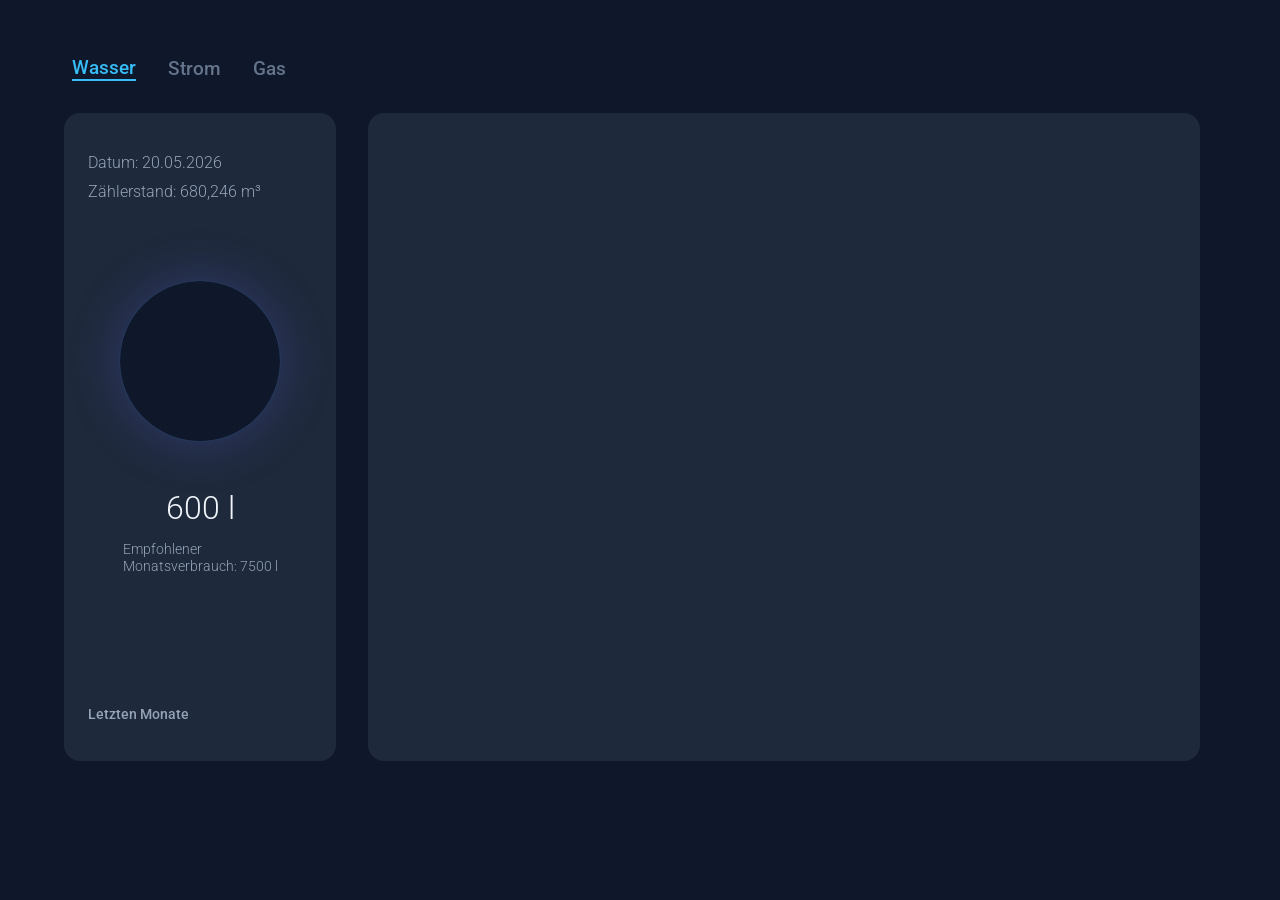
<file: index.html>
<!DOCTYPE html>
<html lang="de">
<head>
    <meta charset="UTF-8" />
    <meta name="viewport" content="width=device-width, initial-scale=1.0" />
    <title>Verbrauchs Dashboard</title>
    <script src="https://d3js.org/d3.v7.min.js"></script>
    <link rel="preconnect" href="https://fonts.googleapis.com">
    <link rel="preconnect" href="https://fonts.gstatic.com" crossorigin>
    <link href="https://fonts.googleapis.com/css2?family=Roboto:wght@300;400;500;700&display=swap" rel="stylesheet">
    <link rel="stylesheet" href="css/water_style.css" />
</head>
<body>
    <header class="header">
        <nav class="tabs">
            <a href="index.html" class="tab-btn active">Wasser</a>
            <a href="public/electricity.html" class="tab-btn">Strom</a>
            <a href="public/gas.html" class="tab-btn">Gas</a>
        </nav>
    </header>


    <main class="layout">
        <section class="left">
            <div class="card">
                <div class="date">
                    <p id="date">Datum: 20.05.2026</p>
                    <p class="counter-reading">Zählerstand: 680,246 m³</p>
                </div>
                <div class = "gauge" id="progress-circle"></div>
                <p id="water-value">600 l</p>
                <p class="subtext">Empfohlener <br> Monatsverbrauch: 7500 l</p>
                <div class="history-section">
                    <h3>Letzten Monate</h3>
                    <div id="history-list"></div>
                </div>
            </div>
        </section>

        <section class="right">
            <div class="card chart-card">
                <svg id="water-chart"></svg>
            </div>
        </section>
    </main>

    <script type="module" src="scripts/water_app.js"></script>
</body>
</html>
</file>
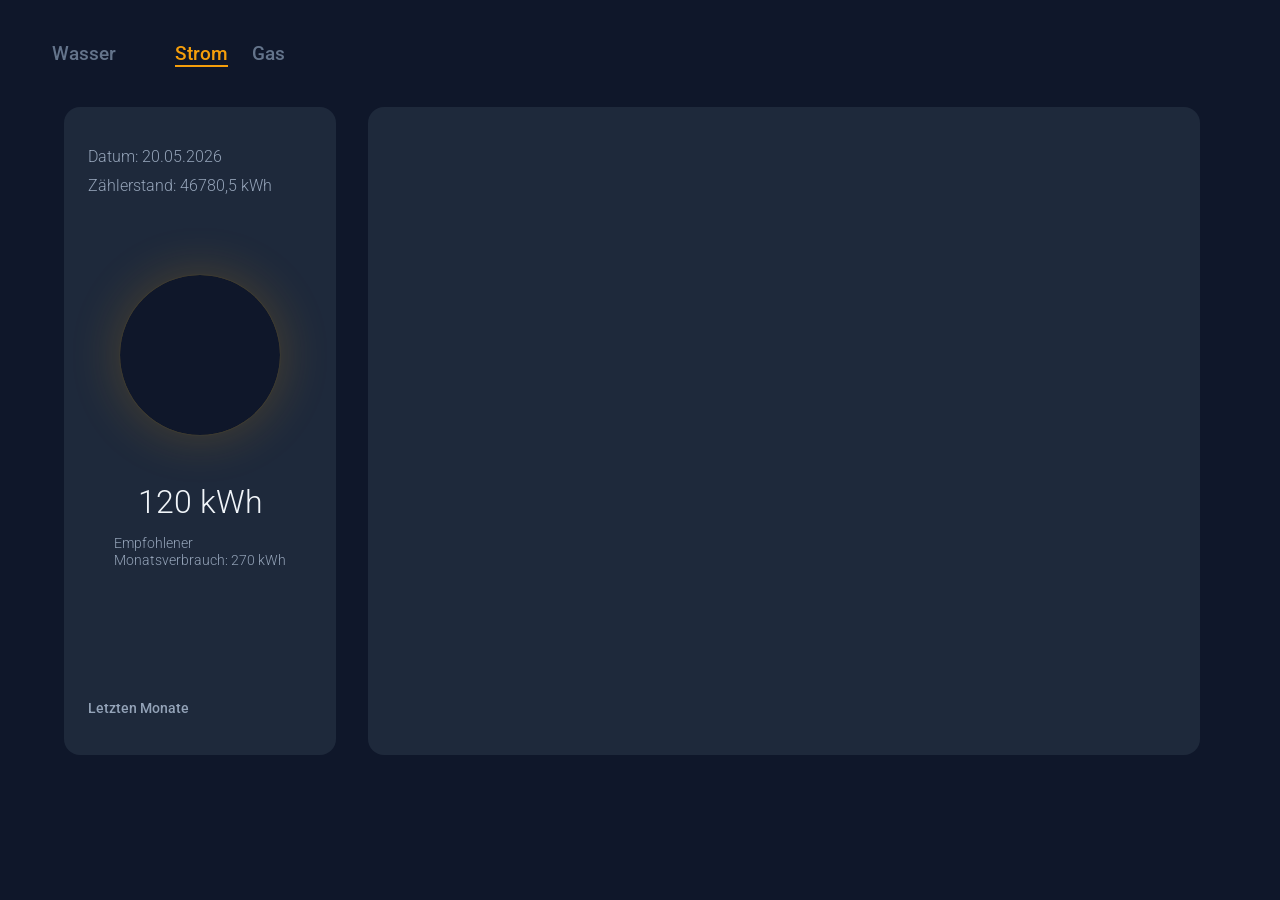
<file: public/electricity.html>
<!DOCTYPE html>
<html lang="de">

<head>
    <meta charset="UTF-8" />
    <meta name="viewport" content="width=device-width, initial-scale=1.0" />
    <title>Verbrauchs Dashboard</title>
    <script src="https://d3js.org/d3.v7.min.js"></script>
    <link rel="preconnect" href="https://fonts.googleapis.com">
    <link rel="preconnect" href="https://fonts.gstatic.com" crossorigin>
    <link href="https://fonts.googleapis.com/css2?family=Roboto:wght@300;400;500;700&display=swap" rel="stylesheet">
    <link rel="stylesheet" href="../css/electricity_style.css" />
</head>

<body>
    <header class="header">
        <nav class="tabs">
            <a href="../index.html" class="tab-btn">Wasser</a>
            <a href="electricity.html"class="tab-btn active">Strom</a>
            <a href="gas.html" class="tab-btn">Gas</a>
        </nav>
    </header>


    <main class="layout">
        <section class="left">
            <div class="card">
                <div class="date">
                    <p id="date">Datum: 20.05.2026</p>
                    <p class="counter-reading">Zählerstand: 46780,5 kWh</p>
                </div>
                <div class = "gauge" id="progress-circle"></div>
                <p id="electricity-value">120 kWh</p>
                <p class="subtext">Empfohlener <br> Monatsverbrauch: 270 kWh</p>
                <div class="history-section">
                    <h3>Letzten Monate</h3>
                    <div id="history-list"></div>
                </div>
            </div>
        </section>

        <section class="right">
            <div class="card chart-card">
                <svg id="electricity-chart"></svg>
            </div>
        </section>
    </main>

    <script type="module" src="../scripts/electricity_app.js"></script>
</body>
</html>
</file>
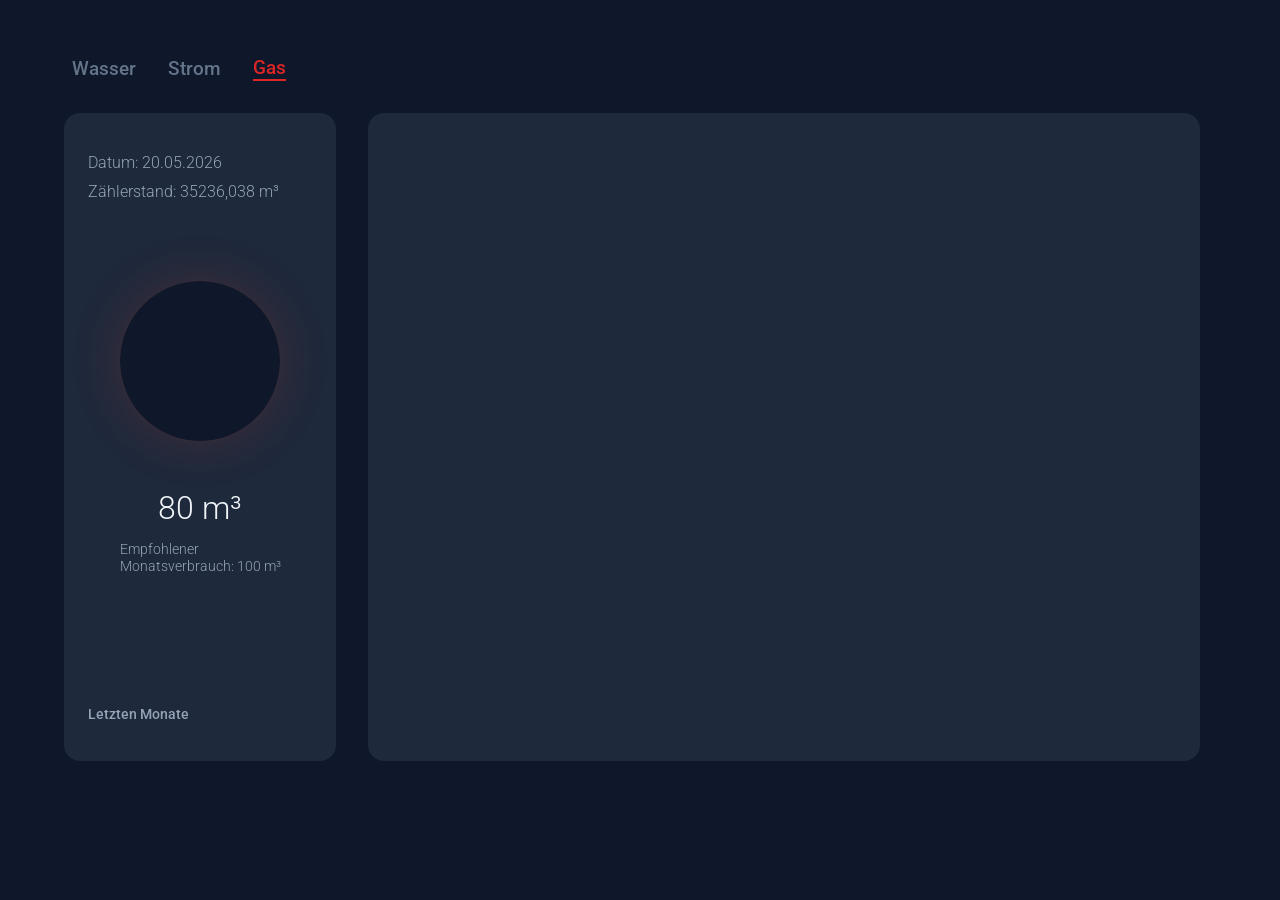
<file: public/gas.html>
<!DOCTYPE html>
<html lang="de">

<head>
    <meta charset="UTF-8" />
    <meta name="viewport" content="width=device-width, initial-scale=1.0" />
    <title>Verbrauchs Dashboard</title>
    <script src="https://d3js.org/d3.v7.min.js"></script>
    <link rel="preconnect" href="https://fonts.googleapis.com">
    <link rel="preconnect" href="https://fonts.gstatic.com" crossorigin>
    <link href="https://fonts.googleapis.com/css2?family=Roboto:wght@300;400;500;700&display=swap" rel="stylesheet">
    <link rel="stylesheet" href="../css/gas_style.css" />
</head>

<body>
    <header class="header">
        <nav class="tabs">
            <a href="../index.html" class="tab-btn">Wasser</a>
            <a href="electricity.html"class="tab-btn">Strom</a>
            <a href="gas.html" class="tab-btn active">Gas</a>
        </nav>
    </header>


    <main class="layout">
        <section class="left">
            <div class="card">
                <div class="date">
                    <p id="date">Datum: 20.05.2026</p>
                    <p class="counter-reading">Zählerstand: 35236,038 m³</p>
                </div>
                <div class = "gauge" id="progress-circle"></div>
                <p id="gas-value">80 m³</p>
                <p class="subtext">Empfohlener <br> Monatsverbrauch: 100 m³</p>
                <div class="history-section">
                    <h3>Letzten Monate</h3>
                    <div id="history-list"></div>
                </div>
            </div>
        </section>

        <section class="right">
            <div class="card chart-card">
                <svg id="gas-chart"></svg>
            </div>
        </section>
    </main>

    <script type="module" src="../scripts/gas_app.js"></script>
</body>
</html>
</file>
<file: css/water_style.css>
body {
    margin: 0;
    padding: 2rem;
    font-family: 'Roboto', sans-serif; /* Hier aktivieren wir Roboto */
    font-weight: 300;                /* Hier aktivieren wir Light 300 global */
    background: #0f172a;
    color: white;
}

header {
    display: flex;
    justify-content: space-between;
    align-items: left;
    margin-left: 2.5rem;
    margin-top: 1.5rem;
}

.tabs {
    display: flex;
    gap: 2rem; /* Erzeugt einen sauberen Abstand von ~24px zwischen den Tabs */
}

.tabs .tab-btn:hover {
    color: #f1f5f9;          /* Text wird fast weiß */
}

.tabs .tab-btn.active {
    color: #38bdf8;          /* Dein typisches Hellblau aus dem Graphen */
    border-bottom: 2px solid #38bdf8; /* Blauer Strich unter dem aktiven Tab */
    padding: 0px 0px;    /* Hier kannst du den Abstand zwischen Text und Strich anpassen */
}

/* Verhindert, dass der aktive Tab beim Hovern flackert oder sich verfärbt */
.tabs .tab-btn.active:hover {
    background-color: transparent;
    color: #38bdf8;
}

.tabs a {
    display: inline-block; /* Sorgt dafür, dass Höhe und Breite wie bei Buttons funktionieren */
    text-decoration: none; /* Entfernt den typischen Link-Unterstrich */
    padding: 10px 20px;    /* Dein gewünschter Abstand im Button */
    color: #64748b;        /* Standard-Farbe für inaktive Tabs */
    transition: color 0.3s, border-color 0.3s;
}

.tabs a.active {
    color: #38bdf8;               /* Dein hellblaues Highlight */
    border-bottom: 2px solid #38bdf8; /* Falls du den aktiven Tab unterstreichst */
}

.tabs .tab-btn {
    display: inline-flex;
    align-items: center;
    justify-content: center;

    background: transparent; 
    border: none;
    
    color: #64748b; 
    font-size: 1.2rem;
    font-weight: 500;
    text-decoration: none;
    cursor: pointer;
    
    transition: all 0.2s ease-in-out;
    padding: 0px 0px; 
}

.layout {
    display: flex;
    flex-direction: row;
    gap: 2rem;
    padding: 2rem;
    align-items: stretch;
}

.left {
    flex: 0 0 17rem;
    flex-shrink: 0;
}

.right {
    flex: 1;
    margin-right: 1rem;
    display: flex;
    flex-direction: column;
}

.card {
    min-height: 72vh;
    height: auto;
    background: #1e293b;
    padding: 1.5rem;
    border-radius: 16px;
    color: white;

    display: flex;
    flex-direction: column;
    align-items: center;
    text-align: center;
    box-sizing: border-box;
}

.chart-card {
    height: 100%;
    width: 100%;
    overflow: hidden; 
    display: flex;
    flex-direction: column;

    --chart-margin-top: 0px;
    --chart-margin-right: 0px;
    --chart-margin-bottom: 0px;
    --chart-margin-left: 0px;
}

#water-chart {
    flex-grow: 1;
    width: 100%;
    height: 0;
    min-height: 0;
    display: block;
}

#water-chart text {
    fill: #94a3b8;
    font-size: 0.6rem;
}

#water-chart .domain {
    display: none;    /* Entfernt die harte Achsenlinie */
}

#water-chart text {
    font-size: 1rem; /* Hier die gewünschte Größe einstellen */
}

.grid line {
    stroke: #94a3b8;
    stroke-width: 0.5px;
    stroke-dasharray: 2, 2;
}

.grid .domain {
    display: none;
}

.history-section {
    width: 100%;
    margin-top: auto;
}

.history-section h3 {
    font-size: 14px;
    color: #94a3b8;
    margin-bottom: 15px;
    font-weight: 500;
    text-align: left;
}

.history-row {
    margin-bottom: 16px;
    width: 100%;
}

.history-data {
    display: flex;
    justify-content: space-between; /* Schiebt Monat nach links, Wert nach rechts */
    font-size: 14px;
    color: #f1f5f9; /* Weißer Text für bessere Lesbarkeit */
    margin-bottom: 6px;
}

.history-month {
    font-weight: 500;
}

.history-value {
    font-weight: bold;
}

.progress-bar-bg {
    width: 100%;
    height: 6px;
    background-color: #334155;
    border-radius: 3px;
    overflow: hidden;
}

.progress-bar-fill {
    height: 100%;
    background: linear-gradient(90deg, #818cf8, #38bdf8);
    border-radius: 3px;
    transition: width 0.5s ease-out;
}

.date {
    font-size: 1rem;
    color: #94a3b8; 
    text-align: left;
}

#date {
    margin-bottom: 0.6rem;
}

.left .card .date,
.right .card h2,
.left .card h2 {
    align-self: flex-start; /* Bricht aus der Zentrierung aus und rutscht nach links */
    text-align: left;       /* Sichert die Linksbündigkeit des Textes */
    width: 100%;            /* Nutzt die volle Breite, damit 'left' auch greift */
}

/* Optional: Ein bisschen Feinschliff für die Abstände */
.left .card h2 {
    margin-top: 0;          /* Verhindert unschönen Platz nach oben */
    margin-bottom: 10px;    /* Abstand zum Kreis darunter */
}

.gauge{
    width: 160px;
    height: 160px;
    margin-top: 4rem;
    margin-bottom: 3rem;
    
    border-radius: 50%;
    background-color:  #0f172a;    /* Innen transparent, damit die Card durchscheint */
    box-shadow: 
        0 0 50px 2px rgba(99, 102, 241, 0.25),
        
        /* 2. Ein intensiverer, schmalerer Kern in Hellblau direkt am Rand */
        0 0 1px 0px rgba(56, 189, 248, 0.4);
    
    display: flex;
    justify-content: center;
    align-items: center;
    box-sizing: border-box;

    padding: 8px;
}

#water-value {
    font-size: 2rem;
    color: #f1f5f9; /* Weißer Text für bessere Lesbarkeit */
    margin-top: 0.0rem;
    margin-bottom: 0.0rem;
}

.subtext {
    font-size: 0.9rem;
    color: #94a3b8; /* Helleres Grau für dunklen Hintergrund */
    text-align: left;
}

.counter-reading {
    margin-top: 0px;
    margin-bottom: 1rem;
}

@media (max-width: 800px) {
    .layout {
        flex-direction: column;
        gap: 1.5rem;
        gap: 1.5rem;
    }

    body {
        margin: 0;
        padding: 0;
    }

    header {
        margin-left: 1.5rem;
    }
    
    main.layout {
        padding: 1rem;
    }

    .left {
        flex: none;
        width: 100%;
        margin-bottom: 0;
    }
    
    .right {
        width: 100%;
        margin-right: 0;
    }

    .chart-card {
        height: 250px; 
        padding: 1rem;
    }
}
</file>
<file: css/electricity_style.css>
body {
    margin: 0;
    padding: 2rem;
    font-family: 'Roboto', sans-serif; /* Hier aktivieren wir Roboto */
    font-weight: 300;                /* Hier aktivieren wir Light 300 global */
    background: #0f172a;
    color: white;
}

.tabs .tab-btn:hover {
    color: #f1f5f9;          /* Text wird fast weiß */
}

.tabs .tab-btn.active {
    color: #f59e0b;          /* Strom-Gelb (Amber) für das aktive Tab-Highlight */
    border-bottom: 2px solid #f59e0b; 
    padding: 0px 0px;    
    margin-left: 2.2rem;
}

/* Verhindert, dass der aktive Tab beim Hovern flackert oder sich verfärbt */
.tabs .tab-btn.active:hover {
    background-color: transparent;
    color: #f59e0b;
}

.tabs a {
    display: inline-block; /* Sorgt dafür, dass Höhe und Breite wie bei Buttons funktionieren */
    text-decoration: none; /* Entfernt den typischen Link-Unterstrich */
    padding: 10px 20px;    /* Dein gewünschter Abstand im Button */
    color: #64748b;        /* Standard-Farbe für inaktive Tabs */
    transition: color 0.3s, border-color 0.3s;
}

.tabs a.active {
    color: #f59e0b;               
    border-bottom: 2px solid #f59e0b; 
}

.tabs .tab-btn {
    display: inline-flex;
    align-items: center;
    justify-content: center;

    background: transparent; 
    border: none;
    
    color: #64748b; 
    font-size: 1.2rem;
    font-weight: 500;
    text-decoration: none;
    cursor: pointer;
    
    transition: all 0.2s ease-in-out; 
}

.layout {
    display: flex;
    flex-direction: row;
    gap: 2rem;
    padding: 2rem;
    align-items: stretch;
}

.left {
    flex: 0 0 17rem;
    flex-shrink: 0;
}

.right {
    flex: 1;
    margin-right: 1rem;
    display: flex;
    flex-direction: column;
}

.card {
    min-height: 72vh;
    height: auto;
    background: #1e293b;
    padding: 1.5rem;
    border-radius: 16px;
    color: white;

    display: flex;
    flex-direction: column;
    align-items: center;
    text-align: center;
    box-sizing: border-box;
}

.chart-card {
    height: 100%;
    width: 100%;
    overflow: hidden; 
    display: flex;
    flex-direction: column;

    /* CSS-Variablen für dein D3-Script zum dynamischen Auslesen */
    --chart-margin-top: 0px;
    --chart-margin-right: 0px;
    --chart-margin-bottom: 0px;
    --chart-margin-left: 0px;
}

/* Auf die ID deiner neuen HTML angepasst */
#electricity-chart {
    flex-grow: 1;
    width: 100%;
    height: 0;
    min-height: 0;
    display: block;
}

#electricity-chart text {
    fill: #94a3b8;
    font-size: 1rem; 
}

#electricity-chart .domain {
    display: none;    /* Entfernt die harte Achsenlinie */
}

.grid line {
    stroke: #94a3b8;
    stroke-width: 0.5px;
    stroke-dasharray: 2, 2;
}

.grid .domain {
    display: none;
}

.history-section {
    width: 100%;
    margin-top: auto;
}

.history-section h3 {
    font-size: 14px;
    color: #94a3b8;
    margin-bottom: 15px;
    font-weight: 500;
    text-align: left;
}

.history-row {
    margin-bottom: 16px;
    width: 100%;
}

.history-data {
    display: flex;
    justify-content: space-between; 
    font-size: 14px;
    color: #f1f5f9; 
    margin-bottom: 6px;
}

.history-month {
    font-weight: 500;
}

.history-value {
    font-weight: bold;
}

.progress-bar-bg {
    width: 100%;
    height: 6px;
    background-color: #334155;
    border-radius: 3px;
    overflow: hidden;
}

.progress-bar-fill {
    height: 100%;
    /* Gelb-Orange Energie-Verlauf für die History-Balken */
    background: linear-gradient(90deg, #d97706, #fbbf24);
    border-radius: 3px;
    transition: width 0.5s ease-out;
}

.date {
    font-size: 1rem;
    color: #94a3b8; 
    text-align: left;
}

#date {
    margin-bottom: 0.6rem;
}

.left .card .date,
.right .card h2,
.left .card h2 {
    align-self: flex-start; 
    text-align: left;       
    width: 100%;            
}

.left .card h2 {
    margin-top: 0;          
    margin-bottom: 10px;    
}

.gauge {
    width: 160px;
    height: 160px;
    margin-top: 4rem;
    margin-bottom: 3rem;
    
    border-radius: 50%;
    background-color: #0f172a;    
    
    display: flex;
    justify-content: center;
    align-items: center;
    box-sizing: border-box;

    padding: 8px;

    /* === LEUCHT-SCHLAGSCHATTEN IN WARMTÖNEN FÜR STROM === */
    box-shadow: 
        0 0 50px 2px rgba(245, 158, 11, 0.2),  /* Breites warmes Glimmen */
        0 0 1px 0px rgba(251, 191, 36, 0.4);  /* Intensiverer Kern am Rand */
}

/* Auf die ID deiner neuen HTML angepasst */
#electricity-value {
    font-size: 2rem;
    color: #f1f5f9; 
    margin-top: 0.0rem;
    margin-bottom: 0.0rem;
}

.subtext {
    font-size: 0.9rem;
    color: #94a3b8; 
    text-align: left;
}

.counter-reading {
    margin-top: 0px;
    margin-bottom: 1rem;
}

@media (max-width: 800px) {
    .layout {
        flex-direction: column;
        gap: 1.5rem;
    }

    body {
        margin: 0;
        padding: 0;
    }
    
    main.layout {
        padding: 1rem;
    }

    .left {
        flex: none;
        width: 100%;
        margin-bottom: 0;
    }
    
    .right {
        width: 100%;
        margin-right: 0;
    }

    /* Setzt die Mindesthöhe mobil zurück */
    .left .card {
        min-height: auto;
    }

    .chart-card {
        height: 350px; 
        padding: 1rem;
    }
}
</file>
<file: css/gas_style.css>
body {
    margin: 0;
    padding: 2rem;
    font-family: 'Roboto', sans-serif; /* Hier aktivieren wir Roboto */
    font-weight: 300;                  /* Hier aktivieren wir Light 300 global */
    background: #0f172a;
    color: white;
}

header {
    display: flex;
    justify-content: space-between;
    align-items: left;
    margin-left: 2.5rem;
    margin-top: 1.5rem;
}

/* === TABS NAVIGATION === */
.tabs {
    display: flex;
    gap: 2rem; /* Erzeugt einen sauberen Abstand von ~24px zwischen den Tabs */
}

.tabs .tab-btn {
    display: inline-flex;
    align-items: center;
    justify-content: center;
    background: transparent; 
    border: none;
    color: #64748b; 
    font-size: 1.2rem;
    font-weight: 500;
    text-decoration: none;
    cursor: pointer;
    transition: all 0.2s ease-in-out;
    padding: 0px 0px;  
}

.tabs .tab-btn:hover {
    color: #f1f5f9;            /* Text wird fast weiß */
}

.tabs .tab-btn.active {
    color: #dc2626;            /* Gas-Orange (Tailwind orange-500) für das aktive Tab-Highlight */
    border-bottom: 2px solid #dc2626; 
    padding: 0px 0px;    
}

/* Verhindert, dass der aktive Tab beim Hovern flackert oder sich verfärbt */
.tabs .tab-btn.active:hover {
    background-color: transparent;
    color: #f97316;
}

.tabs a {
    display: inline-block;     /* Sorgt dafür, dass Höhe und Breite wie bei Buttons funktionieren */
    text-decoration: none;     /* Entfernt den typischen Link-Unterstrich */
    padding: 10px 20px;        /* Gewünschter Abstand im Button */
    color: #64748b;            /* Standard-Farbe für inaktive Tabs */
    transition: color 0.3s, border-color 0.3s;
}

.tabs a.active {
    color: #dc2626;               
    border-bottom: 2px solid #dc2626; 
}

/* === LAYOUT & CARDS === */
.layout {
    display: flex;
    flex-direction: row;
    gap: 2rem;
    padding: 2rem;
    align-items: stretch;
}

.left {
    flex: 0 0 17rem;
    flex-shrink: 0;
}

.right {
    flex: 1;
    margin-right: 1rem;
    display: flex;
    flex-direction: column;
}

.card {
    min-height: 72vh;
    height: auto;
    background: #1e293b;
    padding: 1.5rem;
    border-radius: 16px;
    color: white;
    display: flex;
    flex-direction: column;
    align-items: center;
    text-align: center;
    box-sizing: border-box;
}

.chart-card {
    height: 100%;
    width: 100%;
    overflow: hidden; 
    display: flex;
    flex-direction: column;

    /* CSS-Variablen für dein D3-Script zum dynamischen Auslesen */
    --chart-margin-top: 0px;
    --chart-margin-right: 0px;
    --chart-margin-bottom: 0px;
    --chart-margin-left: 0px;
}

/* === D3 CHART (Auf #gas-chart angepasst) === */
#gas-chart {
    flex-grow: 1;
    width: 100%;
    height: 0;
    min-height: 0;
    display: block;
}

#gas-chart text {
    fill: #94a3b8;
    font-size: 1rem; 
}

#gas-chart .domain {
    display: none;    /* Entfernt die harte Achsenlinie */
}

/* Grid-Linien für den Hintergrund */
.grid line {
    stroke: #94a3b8;
    stroke-width: 0.5px;
    stroke-dasharray: 2, 2;
}

.grid .domain {
    display: none;
}

/* === LEFT CARD DETAILS === */
.date {
    font-size: 1rem;
    color: #94a3b8; 
    text-align: left;
}

#date {
    margin-bottom: 0.6rem;
}

.counter-reading {
    margin-top: 0px;
    margin-bottom: 1rem;
}

.left .card .date,
.right .card h2,
.left .card h2 {
    align-self: flex-start; 
    text-align: left;       
    width: 100%;            
}

.left .card h2 {
    margin-top: 0;          
    margin-bottom: 10px;    
}

/* === GAUGE KREIS UND GLOW-EFFEKT (Gas-Thema) === */
.gauge {
    width: 160px;
    height: 160px;
    margin-top: 4rem;
    margin-bottom: 3rem;
    
    border-radius: 50%;
    background-color: #0f172a;    
    
    display: flex;
    justify-content: center;
    align-items: center;
    box-sizing: border-box;
    padding: 8px;

    /* === LEUCHT-SCHLAGSCHATTEN IN FEURIGEN ROT-ORANGE-TÖNEN === */
    box-shadow: 
        0 0 50px 2px rgba(239, 68, 68, 0.15),   /* Breites, sanftes Gasflammen-Glimmen (Rot) */
        0 0 1px 0px rgba(249, 115, 22, 0.25);  /* Intensiverer innerer Kern (Orange) */
}

/* Auf die ID deiner gas.html angepasst */
#gas-value {
    font-size: 2rem;
    color: #f1f5f9; 
    margin-top: 0.0rem;
    margin-bottom: 0.0rem;
}

.subtext {
    font-size: 0.9rem;
    color: #94a3b8; 
    text-align: left;
}

/* === HISTORY BAR SECTION === */
.history-section {
    width: 100%;
    margin-top: auto;
}

.history-section h3 {
    font-size: 14px;
    color: #94a3b8;
    margin-bottom: 15px;
    font-weight: 500;
    text-align: left;
}

.history-row {
    margin-bottom: 16px;
    width: 100%;
}

.history-data {
    display: flex;
    justify-content: space-between; 
    font-size: 14px;
    color: #f1f5f9; 
    margin-bottom: 6px;
}

.history-month {
    font-weight: 500;
}

.history-value {
    font-weight: bold;
}

.progress-bar-bg {
    width: 100%;
    height: 6px;
    background-color: #334155;
    border-radius: 3px;
    overflow: hidden;
}

.progress-bar-fill {
    height: 100%;
    /* Rot-zu-Orange Verlauf für die Gas-Verbrauchsbalken */
    background: linear-gradient(90deg, #dc2626, #f97316);
    border-radius: 3px;
    transition: width 0.5s ease-out;
}

/* === RESPONSIVE INTERFACE === */
@media (max-width: 800px) {
    .layout {
        flex-direction: column;
        gap: 1.5rem;
    }

    header {
        margin-left: 1.5rem;
    }

    body {
        margin: 0;
        padding: 0;
    }
    
    main.layout {
        padding: 1rem;
    }

    .left {
        flex: none;
        width: 100%;
        margin-bottom: 0;
    }
    
    .right {
        width: 100%;
        margin-right: 0;
    }

    .left .card {
        min-height: auto;
    }

    .chart-card {
        height: 350px; 
        padding: 1rem;
    }
}
</file>
